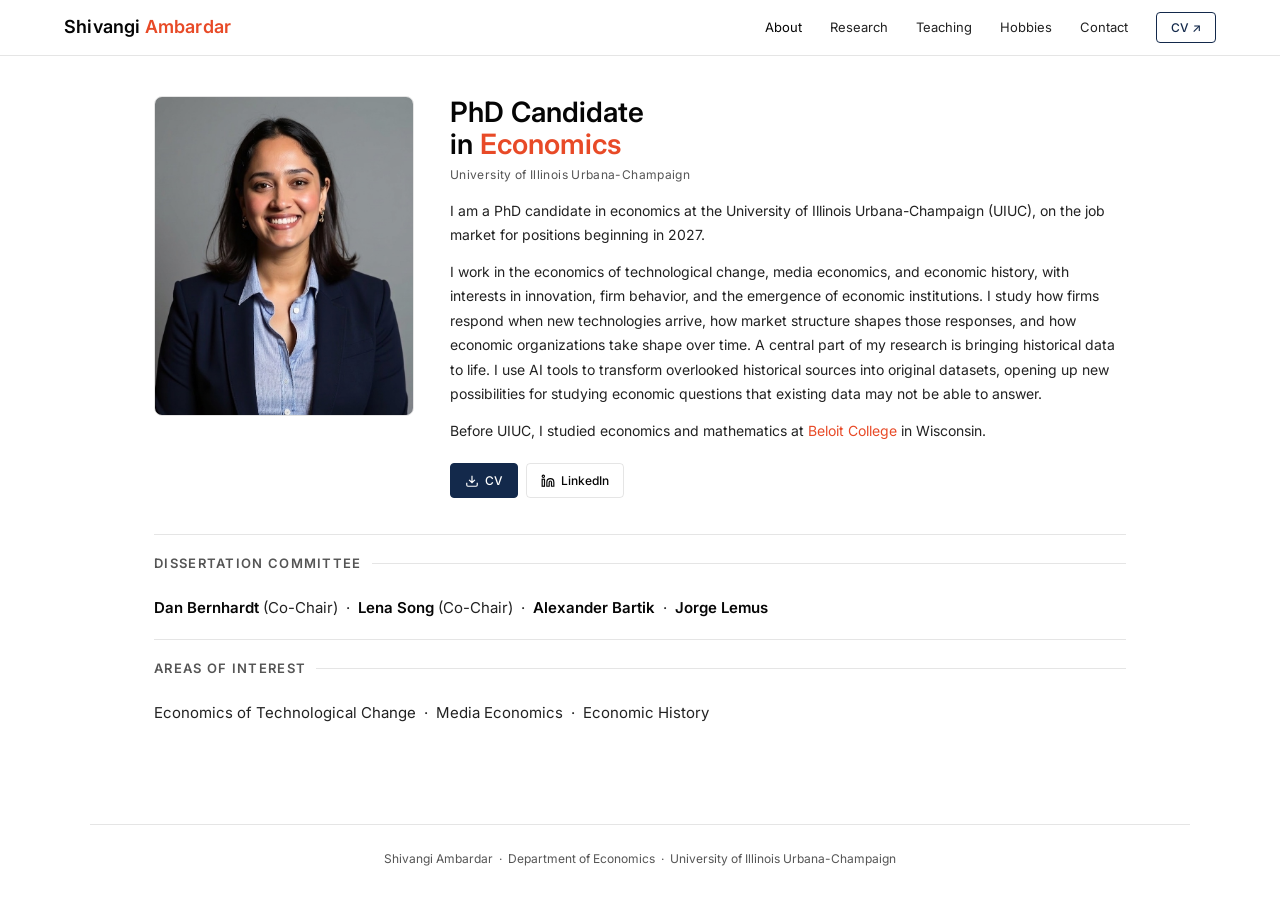
<file: index.html>
<!DOCTYPE html>
<html lang="en">
<head>
  <meta charset="UTF-8">
  <meta name="viewport" content="width=device-width, initial-scale=1.0">
  <title>Shivangi Ambardar — Economist</title>
  <meta name="description" content="PhD candidate in Economics at the University of Illinois Urbana-Champaign. Research fields: economics of technological change, media economics, and economic history.">
  <link rel="preconnect" href="https://fonts.googleapis.com">
  <link rel="preconnect" href="https://fonts.gstatic.com" crossorigin>
  <link href="https://fonts.googleapis.com/css2?family=Inter:wght@400;500;600&display=swap" rel="stylesheet">
  <link rel="stylesheet" href="style.css?v=9">
  <script async src="https://www.googletagmanager.com/gtag/js?id=G-6WD0JVZKW2"></script>
  <script>
    window.dataLayer = window.dataLayer || [];
    function gtag(){dataLayer.push(arguments);}
    gtag('js', new Date());
    gtag('config', 'G-6WD0JVZKW2');
  </script>
</head>
<body>

  <nav class="nav">
    <span class="nav-name">Shivangi <span>Ambardar</span></span>
    <div class="nav-links">
      <a href="index.html" class="active">About</a>
      <a href="research.html">Research</a>
      <a href="teaching.html">Teaching</a>
      <a href="hobbies.html">Hobbies</a>
      <a href="contact.html">Contact</a>
      <a href="Ambardar_CV.pdf" target="_blank" class="nav-cv">CV ↗</a>
    </div>
  </nav>

  <main class="page">

    <div class="hero">
      <img src="headshot.png" alt="Shivangi Ambardar" class="hero-photo">
      <div class="hero-text">
        <h1>PhD Candidate<br>in <em>Economics</em></h1>
        <p class="hero-role">University of Illinois Urbana-Champaign</p>
        <p class="hero-bio" style="margin-bottom:12px;">
          I am a PhD candidate in economics at the University of Illinois Urbana-Champaign (UIUC), on the job market for positions beginning in 2027.
        </p>
        <p class="hero-bio" style="margin-bottom:12px;">
          I work in the economics of technological change, media economics, and economic history, with interests in innovation, firm behavior, and the emergence of economic institutions. I study how firms respond when new technologies arrive, how market structure shapes those responses, and how economic organizations take shape over time. A central part of my research is bringing historical data to life. I use AI tools to transform overlooked historical sources into original datasets, opening up new possibilities for studying economic questions that existing data may not be able to answer.
        </p>
        <p class="hero-bio">
          Before UIUC, I studied economics and mathematics at <a href="https://www.beloit.edu/" target="_blank" style="color:var(--orange);">Beloit College</a> in Wisconsin.
        </p>
        <div class="hero-links">
          <a href="Ambardar_CV.pdf" target="_blank" class="btn btn-primary">
            <svg viewBox="0 0 24 24" fill="none" stroke="currentColor" stroke-width="2"><path d="M21 15v4a2 2 0 01-2 2H5a2 2 0 01-2-2v-4M7 10l5 5 5-5M12 15V3"/></svg>
            CV
          </a>
          <a href="https://www.linkedin.com/in/shivangi-ambardar" target="_blank" class="btn">
            <svg viewBox="0 0 24 24" fill="none" stroke="currentColor" stroke-width="2"><path d="M16 8a6 6 0 016 6v7h-4v-7a2 2 0 00-2-2 2 2 0 00-2 2v7h-4v-7a6 6 0 016-6z"/><rect x="2" y="9" width="4" height="12"/><circle cx="4" cy="4" r="2"/></svg>
            LinkedIn
          </a>
        </div>
      </div>
    </div>

    <div class="section" style="padding:18px 0;">
      <div class="section-label">Dissertation Committee</div>
      <p style="font-size:15px; color:var(--text-secondary); line-height:1.8;">
        <a href="https://economics.illinois.edu/profile/danber" target="_blank" style="color:var(--text); font-weight:600;">Dan Bernhardt</a> (Co-Chair) &nbsp;·&nbsp;
        <a href="https://www.songlena.com/" target="_blank" style="color:var(--text); font-weight:600;">Lena Song</a> (Co-Chair) &nbsp;·&nbsp;
        <a href="https://www.alexbartik.com/" target="_blank" style="color:var(--text); font-weight:600;">Alexander Bartik</a> &nbsp;·&nbsp;
        <a href="https://sites.google.com/site/jorgelemuswebsite/" target="_blank" style="color:var(--text); font-weight:600;">Jorge Lemus</a>
      </p>
    </div>

    <div class="section" style="padding:18px 0;">
      <div class="section-label">Areas of Interest</div>
      <p style="font-size:15px; color:var(--text-secondary); line-height:1.8;">
        Economics of Technological Change &nbsp;·&nbsp; Media Economics &nbsp;·&nbsp; Economic History
      </p>
    </div>

  </main>

  <footer class="footer">
    <p>Shivangi Ambardar &nbsp;·&nbsp; Department of Economics &nbsp;·&nbsp; University of Illinois Urbana-Champaign</p>
  </footer>

</body>
</html>
</file>
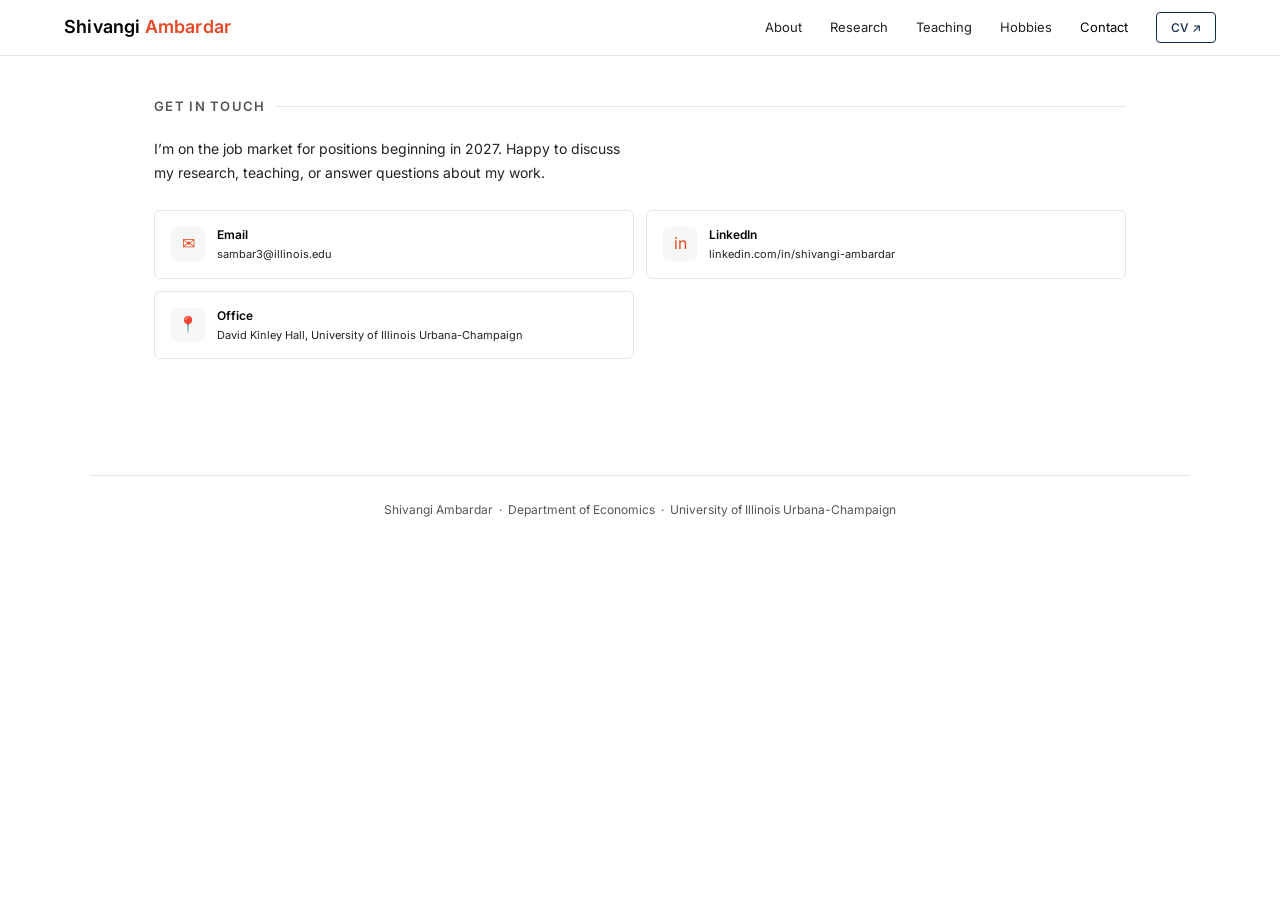
<file: contact.html>
<!DOCTYPE html>
<html lang="en">
<head>
  <meta charset="UTF-8">
  <meta name="viewport" content="width=device-width, initial-scale=1.0">
  <title>Contact — Shivangi Ambardar</title>
  <meta name="description" content="Contact Shivangi Ambardar — PhD candidate in Economics at the University of Illinois Urbana-Champaign.">
  <link rel="preconnect" href="https://fonts.googleapis.com">
  <link rel="preconnect" href="https://fonts.gstatic.com" crossorigin>
  <link href="https://fonts.googleapis.com/css2?family=Inter:wght@400;500;600&display=swap" rel="stylesheet">
  <link rel="stylesheet" href="style.css?v=9">
  <script async src="https://www.googletagmanager.com/gtag/js?id=G-6WD0JVZKW2"></script>
  <script>
    window.dataLayer = window.dataLayer || [];
    function gtag(){dataLayer.push(arguments);}
    gtag('js', new Date());
    gtag('config', 'G-6WD0JVZKW2');
  </script>
</head>
<body>

  <nav class="nav">
    <span class="nav-name">Shivangi <span>Ambardar</span></span>
    <div class="nav-links">
      <a href="index.html">About</a>
      <a href="research.html">Research</a>
      <a href="teaching.html">Teaching</a>
      <a href="hobbies.html">Hobbies</a>
      <a href="contact.html" class="active">Contact</a>
      <a href="Ambardar_CV.pdf" target="_blank" class="nav-cv">CV ↗</a>
    </div>
  </nav>

  <main class="page">

    <div class="section" style="padding-top:40px;">
      <div class="section-label">Get in touch</div>
      <p style="font-size:14px; color:var(--text-secondary); line-height:1.75; margin-bottom:24px; max-width:480px;">
        I’m on the job market for positions beginning in 2027. Happy to discuss my research, teaching, or answer questions about my work.
      </p>

      <div class="contact-grid">

        <a href="mailto:sambar3@illinois.edu" class="contact-card">
          <div class="contact-icon">✉</div>
          <div>
            <h3>Email</h3>
            <p>sambar3@illinois.edu</p>
          </div>
        </a>

        <a href="https://www.linkedin.com/in/shivangi-ambardar" target="_blank" class="contact-card">
          <div class="contact-icon">in</div>
          <div>
            <h3>LinkedIn</h3>
            <p>linkedin.com/in/shivangi-ambardar</p>
          </div>
        </a>

        <div class="contact-card">
          <div class="contact-icon">📍</div>
          <div>
            <h3>Office</h3>
            <p>David Kinley Hall, University of Illinois Urbana-Champaign</p>
          </div>
        </div>

      </div>
    </div>

  </main>

  <footer class="footer">
    <p>Shivangi Ambardar &nbsp;·&nbsp; Department of Economics &nbsp;·&nbsp; University of Illinois Urbana-Champaign</p>
  </footer>

</body>
</html>
</file>
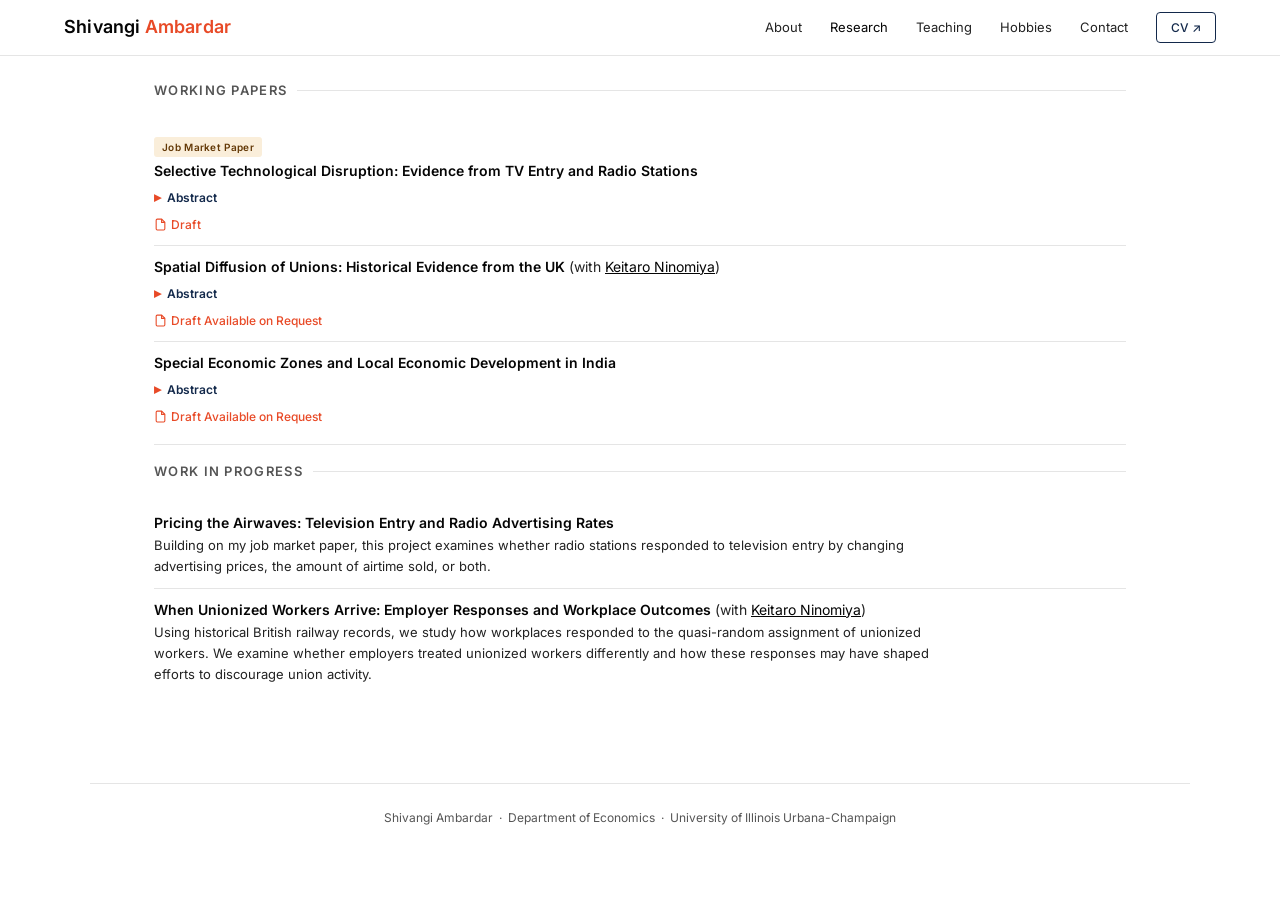
<file: research.html>
<!DOCTYPE html>
<html lang="en">
<head>
  <meta charset="UTF-8">
  <meta name="viewport" content="width=device-width, initial-scale=1.0">
  <title>Research — Shivangi Ambardar</title>
  <meta name="description" content="Research by Shivangi Ambardar in the economics of technological change, media economics, and economic history: television and radio markets, union diffusion, and special economic zones.">
  <link rel="preconnect" href="https://fonts.googleapis.com">
  <link rel="preconnect" href="https://fonts.gstatic.com" crossorigin>
  <link href="https://fonts.googleapis.com/css2?family=Inter:wght@400;500;600&display=swap" rel="stylesheet">
  <link rel="stylesheet" href="style.css?v=9">
  <script async src="https://www.googletagmanager.com/gtag/js?id=G-6WD0JVZKW2"></script>
  <script>
    window.dataLayer = window.dataLayer || [];
    function gtag(){dataLayer.push(arguments);}
    gtag('js', new Date());
    gtag('config', 'G-6WD0JVZKW2');
  </script>
</head>
<body>

  <nav class="nav">
    <span class="nav-name">Shivangi <span>Ambardar</span></span>
    <div class="nav-links">
      <a href="index.html">About</a>
      <a href="research.html" class="active">Research</a>
      <a href="teaching.html">Teaching</a>
      <a href="hobbies.html">Hobbies</a>
      <a href="contact.html">Contact</a>
      <a href="Ambardar_CV.pdf" target="_blank" class="nav-cv">CV ↗</a>
    </div>
  </nav>

  <main class="page">

    <div class="section" style="padding:24px 0 18px;">
      <div class="section-label">Working papers</div>

      <div class="paper">
        <span class="paper-tag">Job Market Paper</span>
        <h3>Selective Technological Disruption: Evidence from TV Entry and Radio Stations</h3>
        <details class="abstract">
          <summary>Abstract</summary>
          <p>
          When a new technology threatens an existing revenue stream, firms may respond by growing other revenue generating activities of their business. I explore this channel of adjustment in the American broadcasting industry with the entry of TV and its effect on radio stations. By linking newly assembled station financial data and variation in TV entry associated with the 1948–1952 FCC licensing freeze, I find that TV decreased annual major-network revenue by $8,634 (a 31.5% decline relative to pre-TV mean revenue) and increased local advertising revenue by $10,770 (a 12.5% increase). The estimated impact on total time-sales revenue is small and statistically insignificant. These changes were concentrated among stations already generating network revenue. Unexpectedly, stations with larger pre-TV network dependence suffered larger network revenue decreases without additional local advertising gains. Importantly, the extent of local advertising also varied with the type of competition radio stations faced. Network-connected stations saw much smaller local advertising gains when competing against stations without major-network revenue than when competing against other network-connected stations, even after accounting for market size. These findings suggest that firms' responses to technological disruption varied with both their existing revenue structure and the business models of their competitors.
          </p>
        </details>
        <div class="paper-links">
          <a href="jmp.pdf" target="_blank" class="paper-link">
            <svg width="13" height="13" viewBox="0 0 24 24" fill="none" stroke="currentColor" stroke-width="2"><path d="M14 2H6a2 2 0 00-2 2v16a2 2 0 002 2h12a2 2 0 002-2V8z"/><polyline points="14 2 14 8 20 8"/></svg>
            Draft
          </a>
        </div>
      </div>

      <div class="paper">
        <h3>Spatial Diffusion of Unions: Historical Evidence from the UK <span style="font-weight:400; color:var(--text-secondary)">(with <a href="https://sites.google.com/view/keitaroninomiya/home?authuser=0" target="_blank" style="color:var(--text); text-decoration:underline;">Keitaro Ninomiya</a>)</span></h3>
        <details class="abstract">
          <summary>Abstract</summary>
          <p>
          Where and why labor unions first take hold may shape the later geography of organized labor. In this paper, we study the Amalgamated Society of Railway Servants, one of Britain’s earliest national railway unions. Using newly digitized union records, historical railway networks, and workplace accident reports, together with geographic variation in railway accidents that preceded the formation of early branches, we find that each additional infrastructure-failure accident is associated with an 8.9 percentage point higher probability that a district has an early union branch. Union geography was persistent: 82 percent of districts with an early union branch still had one at the end of our sample. Districts sharing railway lines with early unionized districts were also more likely to host branches later in the sample, although we cannot fully separate this from underlying railway activity. These findings suggest that where unions first formed influenced where they later existed, and that railway networks may have helped unionization spread.
          </p>
        </details>
        <div class="paper-links">
          <a href="mailto:sambar3@illinois.edu?subject=Draft%20request%3A%20Spatial%20Diffusion%20of%20Unions%3A%20Historical%20Evidence%20from%20the%20UK" class="paper-link">
            <svg width="13" height="13" viewBox="0 0 24 24" fill="none" stroke="currentColor" stroke-width="2"><path d="M14 2H6a2 2 0 00-2 2v16a2 2 0 002 2h12a2 2 0 002-2V8z"/><polyline points="14 2 14 8 20 8"/></svg>
            Draft Available on Request
          </a>
        </div>
      </div>

      <div class="paper">
        <h3>Special Economic Zones and Local Economic Development in India</h3>
        <details class="abstract">
          <summary>Abstract</summary>
          <p>
          Place-based industrial policies are meant to raise economic activity in targeted areas, but it is hard to tell how far their effects reach and where they are largest. In this paper, I study India’s expansion of Special Economic Zones (SEZs) following the 2005 SEZ Act, combining data on 244 geocoded zones with a panel of nearly 600,000 villages. Using a spatial difference-in-differences design, I find that villages within five kilometers of an SEZ see increases of 0.60 log points in nighttime lights, 0.33 log points in manufacturing employment, and 0.11 log points in firm counts. These effects decline with distance and largely disappear beyond 20 kilometers. A continuous measure of exposure that incorporates zone size and distance shows a similar pattern. The effects are also larger where local labor markets are tighter. These results suggest that SEZs raise economic activity mainly near the zone, and that the size of the gain varies with local labor-market conditions.
          </p>
        </details>
        <div class="paper-links">
          <a href="mailto:sambar3@illinois.edu?subject=Draft%20request%3A%20Special%20Economic%20Zones%20and%20Local%20Economic%20Development%20in%20India" class="paper-link">
            <svg width="13" height="13" viewBox="0 0 24 24" fill="none" stroke="currentColor" stroke-width="2"><path d="M14 2H6a2 2 0 00-2 2v16a2 2 0 002 2h12a2 2 0 002-2V8z"/><polyline points="14 2 14 8 20 8"/></svg>
            Draft Available on Request
          </a>
        </div>
      </div>

    </div>

    <div class="section" style="padding:16px 0 18px;">
      <div class="section-label">Work in progress</div>

      <div class="paper">
        <h3>Pricing the Airwaves: Television Entry and Radio Advertising Rates</h3>
        <p>
          Building on my job market paper, this project examines whether radio stations responded to television entry by changing advertising prices, the amount of airtime sold, or both.
        </p>
      </div>

      <div class="paper">
        <h3>When Unionized Workers Arrive: Employer Responses and Workplace Outcomes <span style="font-weight:400; color:var(--text-secondary)">(with <a href="https://sites.google.com/view/keitaroninomiya/home?authuser=0" target="_blank" style="color:var(--text); text-decoration:underline;">Keitaro Ninomiya</a>)</span></h3>
        <p>
          Using historical British railway records, we study how workplaces responded to the quasi-random assignment of unionized workers. We examine whether employers treated unionized workers differently and how these responses may have shaped efforts to discourage union activity.
        </p>
      </div>

    </div>

  </main>

  <footer class="footer">
    <p>Shivangi Ambardar &nbsp;·&nbsp; Department of Economics &nbsp;·&nbsp; University of Illinois Urbana-Champaign</p>
  </footer>

</body>
</html>
</file>
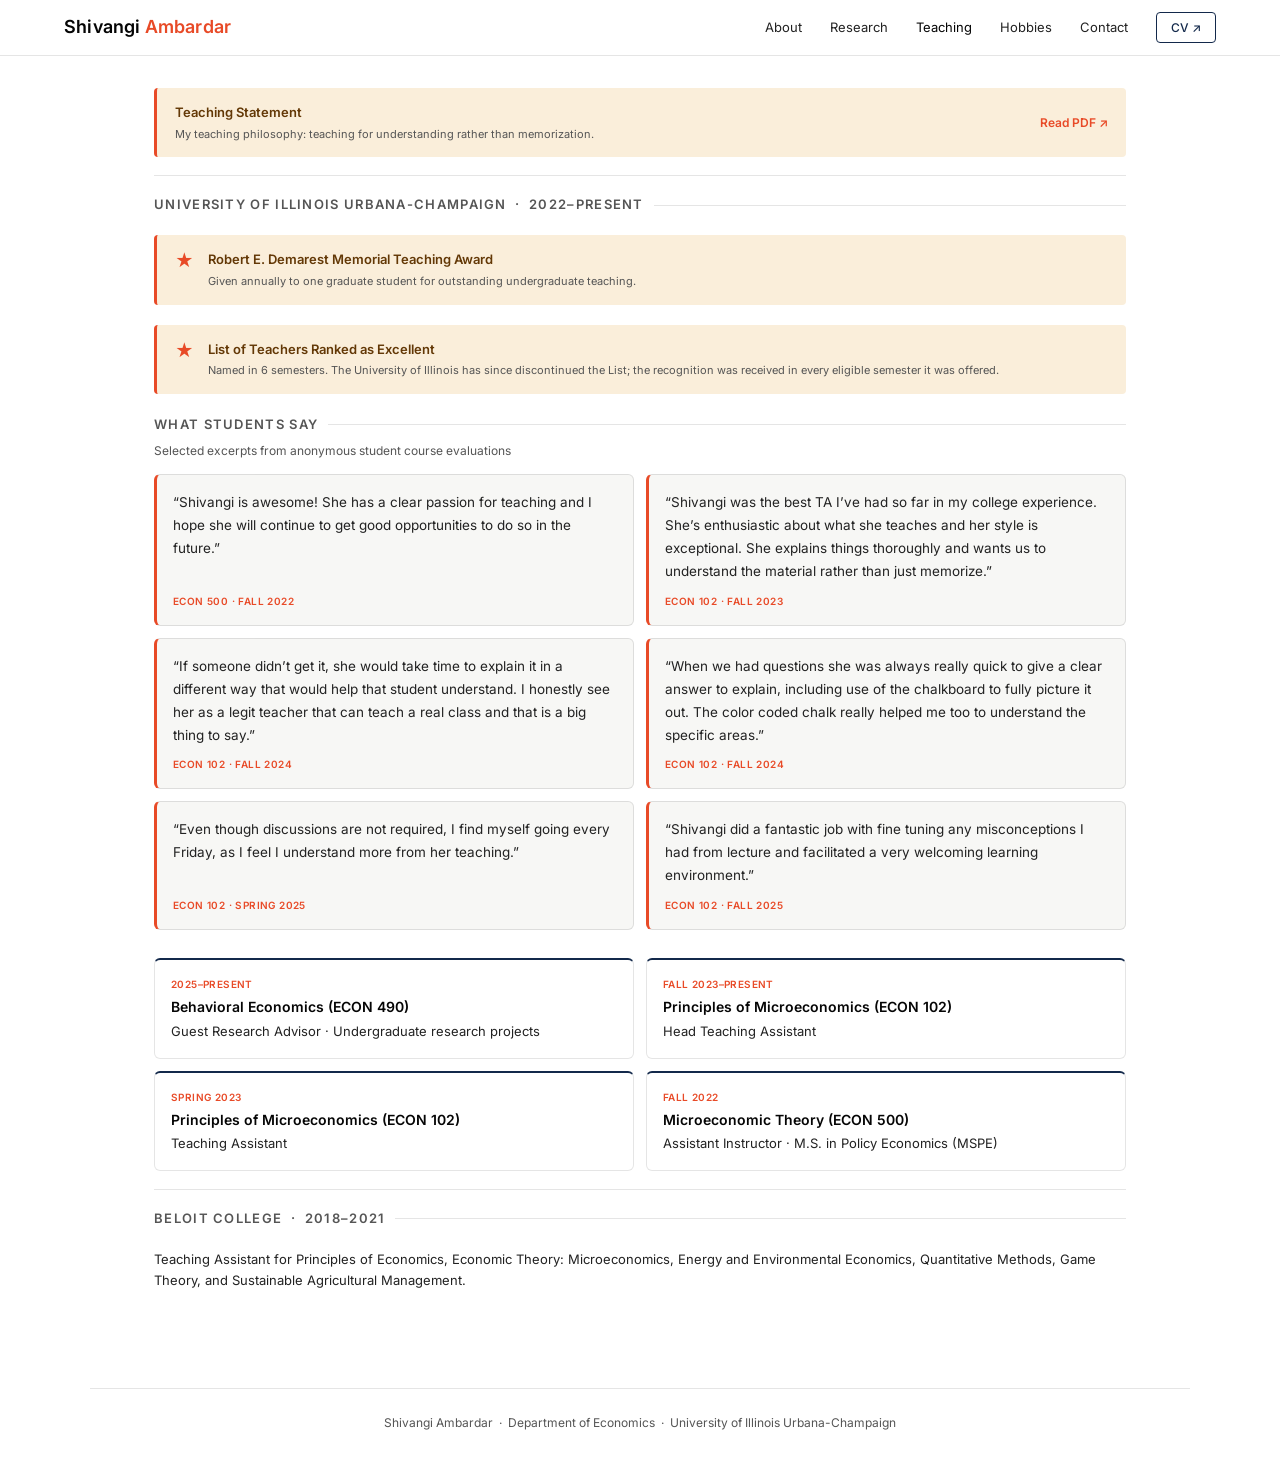
<file: teaching.html>
<!DOCTYPE html>
<html lang="en">
<head>
  <meta charset="UTF-8">
  <meta name="viewport" content="width=device-width, initial-scale=1.0">
  <title>Teaching — Shivangi Ambardar</title>
  <meta name="description" content="Teaching experience and philosophy — Shivangi Ambardar, Economics PhD candidate at the University of Illinois Urbana-Champaign.">
  <link rel="preconnect" href="https://fonts.googleapis.com">
  <link rel="preconnect" href="https://fonts.gstatic.com" crossorigin>
  <link href="https://fonts.googleapis.com/css2?family=Inter:wght@400;500;600&display=swap" rel="stylesheet">
  <link rel="stylesheet" href="style.css?v=9">
  <script async src="https://www.googletagmanager.com/gtag/js?id=G-6WD0JVZKW2"></script>
  <script>
    window.dataLayer = window.dataLayer || [];
    function gtag(){dataLayer.push(arguments);}
    gtag('js', new Date());
    gtag('config', 'G-6WD0JVZKW2');
  </script>
</head>
<body>

  <nav class="nav">
    <span class="nav-name">Shivangi <span>Ambardar</span></span>
    <div class="nav-links">
      <a href="index.html">About</a>
      <a href="research.html">Research</a>
      <a href="teaching.html" class="active">Teaching</a>
      <a href="hobbies.html">Hobbies</a>
      <a href="contact.html">Contact</a>
      <a href="Ambardar_CV.pdf" target="_blank" class="nav-cv">CV ↗</a>
    </div>
  </nav>

  <main class="page">

    <div class="section" style="padding:32px 0 18px;">
      <a href="Ambardar_Teaching%20Statement.pdf" target="_blank" class="award-badge award-link">
        <div>
          <div class="award-title">Teaching Statement</div>
          <div class="award-meta">My teaching philosophy: teaching for understanding rather than memorization.</div>
        </div>
        <div class="award-cta">Read PDF ↗</div>
      </a>
    </div>

    <div class="section" style="padding:18px 0;">
      <div class="section-label">University of Illinois Urbana-Champaign &nbsp;·&nbsp; 2022–Present</div>

      <div class="award-badge">
        <div class="award-icon">★</div>
        <div>
          <div class="award-title">Robert E. Demarest Memorial Teaching Award</div>
          <div class="award-meta">Given annually to one graduate student for outstanding undergraduate teaching.</div>
        </div>
      </div>

      <div class="award-badge">
        <div class="award-icon">★</div>
        <div>
          <div class="award-title">List of Teachers Ranked as Excellent</div>
          <div class="award-meta">Named in 6 semesters. The University of Illinois has since discontinued the List; the recognition was received in every eligible semester it was offered.</div>
        </div>
      </div>

      <div class="quote-block">
        <div class="section-label" style="margin-bottom:6px;">What students say</div>
        <p class="quote-subtitle">Selected excerpts from anonymous student course evaluations</p>
        <div class="quote-grid">
        <div class="quote-card">
          <p>“Shivangi is awesome! She has a clear passion for teaching and I hope she will continue to get good opportunities to do so in the future.”</p>
          <div class="quote-source">ECON 500 · Fall 2022</div>
        </div>

        <div class="quote-card">
          <p>“Shivangi was the best TA I’ve had so far in my college experience. She’s enthusiastic about what she teaches and her style is exceptional. She explains things thoroughly and wants us to understand the material rather than just memorize.”</p>
          <div class="quote-source">ECON 102 · Fall 2023</div>
        </div>

        <div class="quote-card">
          <p>“If someone didn’t get it, she would take time to explain it in a different way that would help that student understand. I honestly see her as a legit teacher that can teach a real class and that is a big thing to say.”</p>
          <div class="quote-source">ECON 102 · Fall 2024</div>
        </div>

        <div class="quote-card">
          <p>“When we had questions she was always really quick to give a clear answer to explain, including use of the chalkboard to fully picture it out. The color coded chalk really helped me too to understand the specific areas.”</p>
          <div class="quote-source">ECON 102 · Fall 2024</div>
        </div>

        <div class="quote-card">
          <p>“Even though discussions are not required, I find myself going every Friday, as I feel I understand more from her teaching.”</p>
          <div class="quote-source">ECON 102 · Spring 2025</div>
        </div>

        <div class="quote-card">
          <p>“Shivangi did a fantastic job with fine tuning any misconceptions I had from lecture and facilitated a very welcoming learning environment.”</p>
          <div class="quote-source">ECON 102 · Fall 2025</div>
        </div>
      </div>
      </div>

      <div class="course-grid">

        <div class="course-card">
          <div class="course-term">2025–Present</div>
          <h3>Behavioral Economics (ECON 490)</h3>
          <p>Guest Research Advisor · Undergraduate research projects</p>
        </div>

        <div class="course-card">
          <div class="course-term">Fall 2023–Present</div>
          <h3>Principles of Microeconomics (ECON 102)</h3>
          <p>Head Teaching Assistant</p>
        </div>

        <div class="course-card">
          <div class="course-term">Spring 2023</div>
          <h3>Principles of Microeconomics (ECON 102)</h3>
          <p>Teaching Assistant</p>
        </div>

        <div class="course-card">
          <div class="course-term">Fall 2022</div>
          <h3>Microeconomic Theory (ECON 500)</h3>
          <p>Assistant Instructor · M.S. in Policy Economics (MSPE)</p>
        </div>

      </div>
    </div>

    <div class="section" style="padding:18px 0;">
      <div class="section-label">Beloit College &nbsp;·&nbsp; 2018–2021</div>
      <p class="beloit-intro" style="margin-bottom:0;">Teaching Assistant for Principles of Economics, Economic Theory: Microeconomics, Energy and Environmental Economics, Quantitative Methods, Game Theory, and Sustainable Agricultural Management.</p>
    </div>

  </main>

  <footer class="footer">
    <p>Shivangi Ambardar &nbsp;·&nbsp; Department of Economics &nbsp;·&nbsp; University of Illinois Urbana-Champaign</p>
  </footer>

</body>
</html>
</file>
<file: style.css>
/* ============================================
   shivangiambardar.com — main stylesheet
   ============================================ */

*, *::before, *::after {
  box-sizing: border-box;
  margin: 0;
  padding: 0;
}

:root {
  --navy: #13294B;
  --navy-dark: #0C447C;
  --orange: #E84A27;
  --orange-light: #FAEEDA;
  --orange-text: #633806;
  --navy-light: #E6F1FB;
  --navy-text: #0C447C;
  --text: #050505;
  --text-secondary: #222;
  --text-muted: #555;
  --border: rgba(0,0,0,0.1);
  --bg: #fff;
  --bg-secondary: #f7f7f5;
}

html {
  font-size: 17px;
  scroll-behavior: smooth;
}

body {
  font-family: 'Inter', -apple-system, BlinkMacSystemFont, 'Segoe UI', sans-serif;
  color: var(--text);
  background: var(--bg);
  line-height: 1.6;
  min-height: 100vh;
}

a {
  color: inherit;
  text-decoration: none;
}

img {
  max-width: 100%;
  display: block;
}

/* ---- NAV ---- */
.nav {
  background: var(--bg);
  border-bottom: 0.5px solid var(--border);
  padding: 0 64px;
  display: flex;
  align-items: center;
  justify-content: space-between;
  height: 56px;
  position: sticky;
  top: 0;
  z-index: 100;
}

.nav-name {
  font-size: 18px;
  font-weight: 600;
  letter-spacing: 0.01em;
  color: var(--text);
}

.nav-name span {
  color: var(--orange);
}

.nav-links {
  display: flex;
  gap: 28px;
  align-items: center;
}

.nav-links a {
  font-size: 13px;
  color: var(--text-secondary);
  transition: color 0.15s;
}

.nav-links a:hover,
.nav-links a.active {
  color: var(--text);
}

.nav-links .nav-cv {
  font-size: 12px;
  padding: 5px 14px;
  border: 0.5px solid var(--navy);
  border-radius: 4px;
  color: var(--navy);
  font-weight: 500;
  transition: background 0.15s, color 0.15s;
}

.nav-links .nav-cv:hover {
  background: var(--navy);
  color: #fff;
}

/* ---- PAGE WRAPPER ---- */
.page {
  max-width: 1100px;
  margin: 0 auto;
  padding: 0 64px 80px;
}

/* ---- SECTION ---- */
.section {
  padding: 36px 0;
  border-bottom: 0.5px solid var(--border);
}

.section:last-child {
  border-bottom: none;
}

.section-label {
  font-size: 13px;
  font-weight: 600;
  letter-spacing: 0.1em;
  text-transform: uppercase;
  color: var(--text-muted);
  margin-bottom: 20px;
  display: flex;
  align-items: center;
  gap: 10px;
}

.section-label::after {
  content: '';
  flex: 1;
  height: 0.5px;
  background: var(--border);
  display: block;
}

/* ---- HERO ---- */
.hero {
  display: flex;
  gap: 36px;
  align-items: stretch;
  padding: 40px 0 36px;
  border-bottom: 0.5px solid var(--border);
}

.hero-photo {
  width: 260px;
  height: 100%;
  min-height: 320px;
  border-radius: 8px;
  object-fit: cover;
  object-position: center 10%;
  flex-shrink: 0;
  border: 0.5px solid var(--border);
  align-self: stretch;
  display: block;
}

.hero-photo-placeholder {
  width: 260px;
  border-radius: 8px;
  background: var(--navy);
  flex-shrink: 0;
  display: flex;
  align-items: center;
  justify-content: center;
  color: #fff;
  font-size: 24px;
  font-weight: 600;
  letter-spacing: 0.02em;
  align-self: stretch;
}

.hero-text h1 {
  font-size: 28px;
  font-weight: 600;
  color: var(--text);
  line-height: 1.15;
  margin-bottom: 5px;
}

.hero-text h1 em {
  font-style: normal;
  color: var(--orange);
}

.hero-role {
  font-size: 12px;
  color: var(--text-muted);
  letter-spacing: 0.03em;
  margin-bottom: 14px;
}

.hero-bio {
  font-size: 14px;
  color: var(--text-secondary);
  line-height: 1.75;
  margin-bottom: 20px;
}

.hero-links {
  display: flex;
  gap: 8px;
  flex-wrap: wrap;
}

.btn {
  display: inline-flex;
  align-items: center;
  gap: 6px;
  font-size: 12px;
  padding: 7px 14px;
  border-radius: 4px;
  border: 0.5px solid var(--border);
  color: var(--text);
  transition: background 0.15s, border-color 0.15s;
  font-weight: 500;
}

.btn:hover {
  background: var(--bg-secondary);
}

.btn-primary {
  background: var(--navy);
  color: #fff;
  border-color: var(--navy);
}

.btn-primary:hover {
  background: var(--navy-dark);
  border-color: var(--navy-dark);
}

.btn svg, .btn img {
  width: 14px;
  height: 14px;
}

/* ---- PAPERS ---- */
.paper {
  padding: 11px 0;
  border-bottom: 0.5px solid var(--border);
}

.paper:first-child {
  padding-top: 0;
}

.paper:last-child {
  border-bottom: none;
  padding-bottom: 0;
}

.paper-tag {
  display: inline-block;
  font-size: 10px;
  padding: 2px 8px;
  border-radius: 3px;
  background: var(--orange-light);
  color: var(--orange-text);
  font-weight: 600;
  letter-spacing: 0.03em;
  margin-bottom: 4px;
}

.paper h3 {
  font-size: 14px;
  font-weight: 600;
  color: var(--text);
  line-height: 1.4;
  margin-bottom: 3px;
}

.paper p {
  font-size: 13px;
  color: var(--text-secondary);
  line-height: 1.6;
  margin-bottom: 6px;
  max-width: 780px;
}

.paper > p:last-child {
  margin-bottom: 0;
}

.paper-links {
  display: flex;
  gap: 12px;
}

.paper-link {
  font-size: 12px;
  color: var(--orange);
  font-weight: 500;
  display: flex;
  align-items: center;
  gap: 4px;
  transition: opacity 0.15s;
}

.paper-link:hover {
  opacity: 0.7;
}

/* ---- ABSTRACT DROPDOWN ---- */
.abstract {
  margin-bottom: 4px;
}

.abstract:last-child {
  margin-bottom: 0;
}

.abstract summary {
  display: inline-flex;
  align-items: center;
  gap: 6px;
  font-size: 12px;
  font-weight: 600;
  color: var(--navy);
  cursor: pointer;
  list-style: none;
  padding: 1px 0;
}

.abstract summary::-webkit-details-marker {
  display: none;
}

.abstract summary::before {
  content: '▸';
  font-size: 14px;
  line-height: 1;
  color: var(--orange);
  transition: transform 0.15s;
}

.abstract[open] summary::before {
  transform: rotate(90deg);
}

.abstract summary:hover {
  color: var(--orange);
}

.abstract summary:focus-visible {
  outline: 2px solid var(--orange);
  outline-offset: 2px;
  border-radius: 2px;
}

.abstract p {
  margin: 6px 0 0;
}

/* ---- TEACHING ---- */
.teaching-phi {
  border-left: 3px solid var(--orange);
  padding: 10px 16px;
  background: var(--bg-secondary);
  margin-bottom: 24px;
  font-size: 14px;
  color: var(--text-secondary);
  line-height: 1.7;
  font-style: italic;
}

.course-grid {
  display: grid;
  grid-template-columns: 1fr 1fr;
  gap: 12px;
}

.course-card {
  border: 0.5px solid var(--border);
  border-radius: 6px;
  padding: 16px;
  border-top: 2px solid var(--navy);
}

.course-term {
  font-size: 10px;
  color: var(--orange);
  font-weight: 600;
  letter-spacing: 0.04em;
  margin-bottom: 5px;
  text-transform: uppercase;
}

.course-card h3 {
  font-size: 14px;
  font-weight: 600;
  color: var(--text);
  margin-bottom: 4px;
  line-height: 1.4;
}

.course-card p {
  font-size: 13px;
  color: var(--text-secondary);
  line-height: 1.6;
}

/* ---- STUDENT QUOTES ---- */
.quote-block {
  margin: 8px 0 28px;
}

.quote-subtitle {
  font-size: 12px;
  color: var(--text-muted);
  margin-bottom: 14px;
}

.quote-grid {
  display: grid;
  grid-template-columns: 1fr 1fr;
  gap: 12px;
}

.quote-card {
  border: 0.5px solid var(--border);
  border-left: 3px solid var(--orange);
  border-radius: 6px;
  background: var(--bg-secondary);
  padding: 16px;
  display: flex;
  flex-direction: column;
  justify-content: space-between;
  gap: 10px;
}

.quote-card p {
  font-size: 13.5px;
  color: var(--text-secondary);
  line-height: 1.7;
}

.quote-source {
  font-size: 10px;
  font-weight: 600;
  letter-spacing: 0.04em;
  text-transform: uppercase;
  color: var(--orange);
}

/* ---- AWARD BADGE ---- */
.award-badge {
  display: flex;
  align-items: flex-start;
  gap: 14px;
  padding: 14px 18px;
  background: var(--orange-light);
  border-left: 3px solid var(--orange);
  border-radius: 4px;
  margin-bottom: 20px;
}

.award-icon {
  font-size: 18px;
  color: var(--orange);
  flex-shrink: 0;
  line-height: 1.3;
}

.award-title {
  font-size: 13px;
  font-weight: 600;
  color: var(--orange-text);
  margin-bottom: 3px;
}

.award-meta {
  font-size: 11px;
  color: var(--text-muted);
  line-height: 1.6;
}

.award-link {
  align-items: center;
  margin-bottom: 0;
  transition: background 0.15s;
}

.award-link:hover {
  background: #f6e3c8;
}

.award-cta {
  margin-left: auto;
  flex-shrink: 0;
  font-size: 12px;
  font-weight: 600;
  color: var(--orange);
  white-space: nowrap;
}

/* ---- BELOIT COURSE LIST ---- */
.beloit-intro {
  font-size: 13px;
  color: var(--text-secondary);
  margin-bottom: 14px;
}

.beloit-list {
  display: flex;
  flex-direction: column;
  gap: 8px;
}

.beloit-course {
  display: flex;
  justify-content: space-between;
  align-items: baseline;
  gap: 16px;
  padding: 10px 14px;
  border: 0.5px solid var(--border);
  border-radius: 4px;
}

.beloit-course-name {
  font-size: 13px;
  font-weight: 500;
  color: var(--text);
}

.beloit-course-terms {
  font-size: 12px;
  color: var(--text-secondary);
  text-align: right;
  flex-shrink: 0;
  letter-spacing: 0.01em;
}

/* ---- CONTACT ---- */
.contact-grid {
  display: grid;
  grid-template-columns: 1fr 1fr;
  gap: 12px;
}

.contact-card {
  border: 0.5px solid var(--border);
  border-radius: 6px;
  padding: 14px 16px;
  display: flex;
  align-items: center;
  gap: 12px;
  transition: background 0.15s;
}

.contact-card:hover {
  background: var(--bg-secondary);
}

.contact-icon {
  width: 34px;
  height: 34px;
  border-radius: 6px;
  background: var(--bg-secondary);
  display: flex;
  align-items: center;
  justify-content: center;
  flex-shrink: 0;
  color: var(--orange);
  font-size: 16px;
}

.contact-card h3 {
  font-size: 12px;
  font-weight: 600;
  color: var(--text);
  margin-bottom: 2px;
}

.contact-card p {
  font-size: 11px;
  color: var(--text-secondary);
}

/* ---- HOBBIES ---- */
.glider-banner {
  background: var(--navy);
  border-radius: 8px;
  padding: 28px;
  margin-bottom: 0;
}

.glider-banner-top {
  display: flex;
  gap: 16px;
  align-items: flex-start;
  margin-bottom: 16px;
}

.glider-icon {
  width: 48px;
  height: 48px;
  border-radius: 8px;
  background: rgba(232,74,39,0.2);
  display: flex;
  align-items: center;
  justify-content: center;
  flex-shrink: 0;
  font-size: 22px;
  color: var(--orange);
}

.glider-banner h2 {
  font-size: 20px;
  font-weight: 600;
  color: #fff;
  margin-bottom: 3px;
}

.glider-banner .glider-sub {
  font-size: 12px;
  color: rgba(255,255,255,0.5);
}

.glider-banner .glider-blurb {
  font-size: 13px;
  color: rgba(255,255,255,0.72);
  line-height: 1.7;
  margin-bottom: 20px;
}

.glider-stats {
  display: grid;
  grid-template-columns: repeat(3,1fr);
  border-top: 0.5px solid rgba(255,255,255,0.12);
  padding-top: 16px;
  gap: 0;
}

.glider-stat {
  padding-right: 16px;
  border-right: 0.5px solid rgba(255,255,255,0.12);
}

.glider-stat:last-child {
  border-right: none;
  padding-right: 0;
  padding-left: 16px;
}

.glider-stat:nth-child(2) {
  padding: 0 16px;
}

.glider-stat-label {
  font-size: 10px;
  color: rgba(255,255,255,0.4);
  text-transform: uppercase;
  letter-spacing: 0.05em;
  margin-bottom: 3px;
}

.glider-stat-value {
  font-size: 13px;
  color: #fff;
  font-weight: 500;
}

.glider-video {
  margin-top: 24px;
  display: flex;
  justify-content: center;
  gap: 8px;
}

.glider-video video {
  width: 100%;
  max-width: 320px;
  border-radius: 8px;
  border: 0.5px solid var(--border);
  display: block;
  background: #000;
}

.glider-body {
  padding: 24px 0 0;
}

.glider-body p {
  font-size: 14px;
  color: var(--text-secondary);
  line-height: 1.75;
  margin-bottom: 14px;
}

.glider-pull {
  border-left: 3px solid var(--navy);
  padding: 10px 16px;
  background: var(--navy-light);
  margin-top: 20px;
}

.glider-pull p {
  font-size: 14px;
  color: var(--navy-text);
  line-height: 1.65;
  font-style: italic;
  margin-bottom: 0;
}

/* ---- FOOTER ---- */
.footer {
  border-top: 0.5px solid var(--border);
  padding: 24px 64px;
  text-align: center;
  font-size: 12px;
  color: var(--text-muted);
  max-width: 1100px;
  margin: 0 auto;
}

/* ---- RESPONSIVE ---- */
@media (max-width: 600px) {
  .nav {
    padding: 10px 20px;
    height: auto;
    flex-direction: column;
    align-items: flex-start;
    gap: 6px;
  }

  .nav-links {
    gap: 6px 10px;
    flex-wrap: wrap;
  }

  .nav-links a {
    font-size: 12px;
  }

  .nav-links .nav-cv {
    padding: 4px 10px;
  }

  .page {
    padding: 0 20px 60px;
  }

  .hero {
    flex-direction: column;
    gap: 20px;
  }

  .hero-photo, .hero-photo-placeholder {
    width: 100%;
    min-height: 200px;
    height: auto;
  }

  .hero-text h1 {
    font-size: 22px;
  }

  .course-grid,
  .quote-grid,
  .contact-grid {
    grid-template-columns: 1fr;
  }

  .beloit-course {
    flex-direction: column;
    align-items: flex-start;
    gap: 4px;
  }

  .beloit-course-terms {
    text-align: left;
  }

  .glider-stats {
    grid-template-columns: 1fr;
    gap: 12px;
  }

  .glider-stat {
    border-right: none;
    padding: 0 !important;
    border-bottom: 0.5px solid rgba(255,255,255,0.12);
    padding-bottom: 12px !important;
  }

  .glider-stat:last-child {
    border-bottom: none;
  }

  .glider-video {
    flex-direction: column;
    align-items: center;
    gap: 12px;
  }
}
</file>
